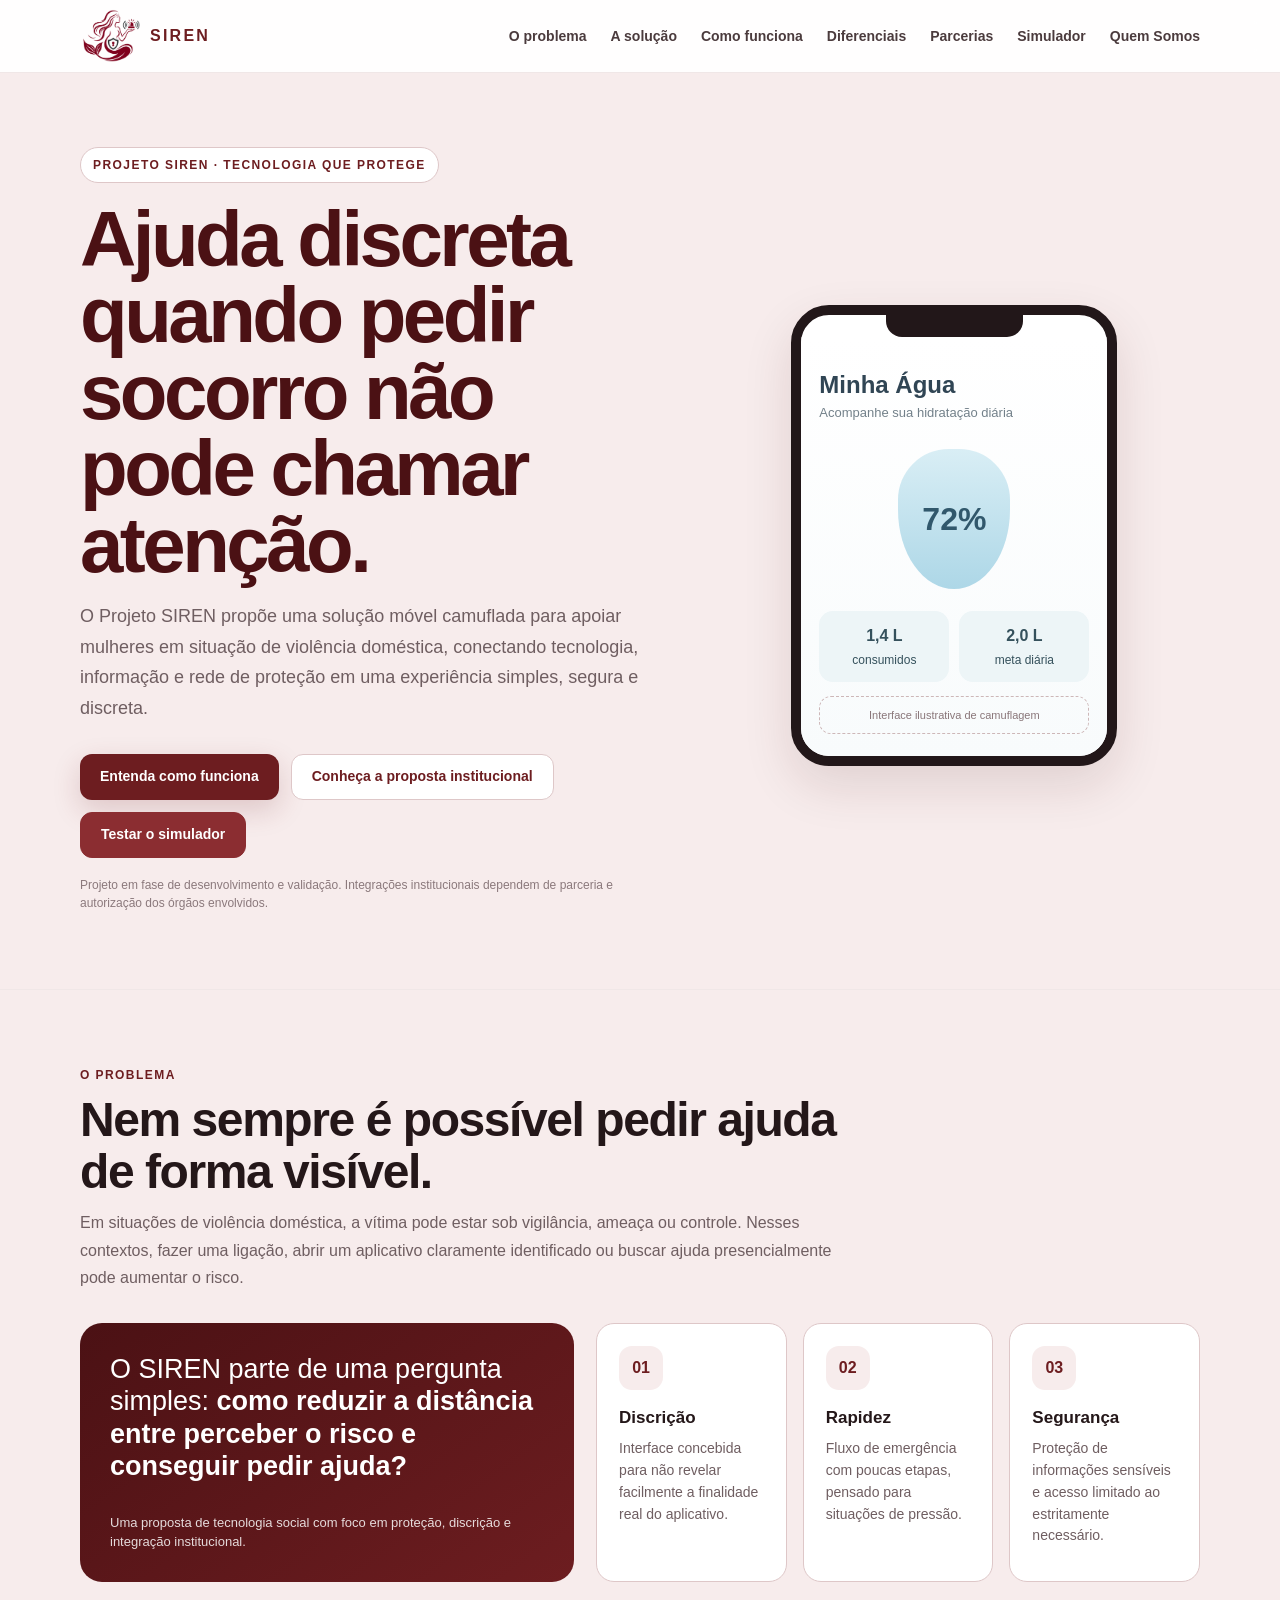
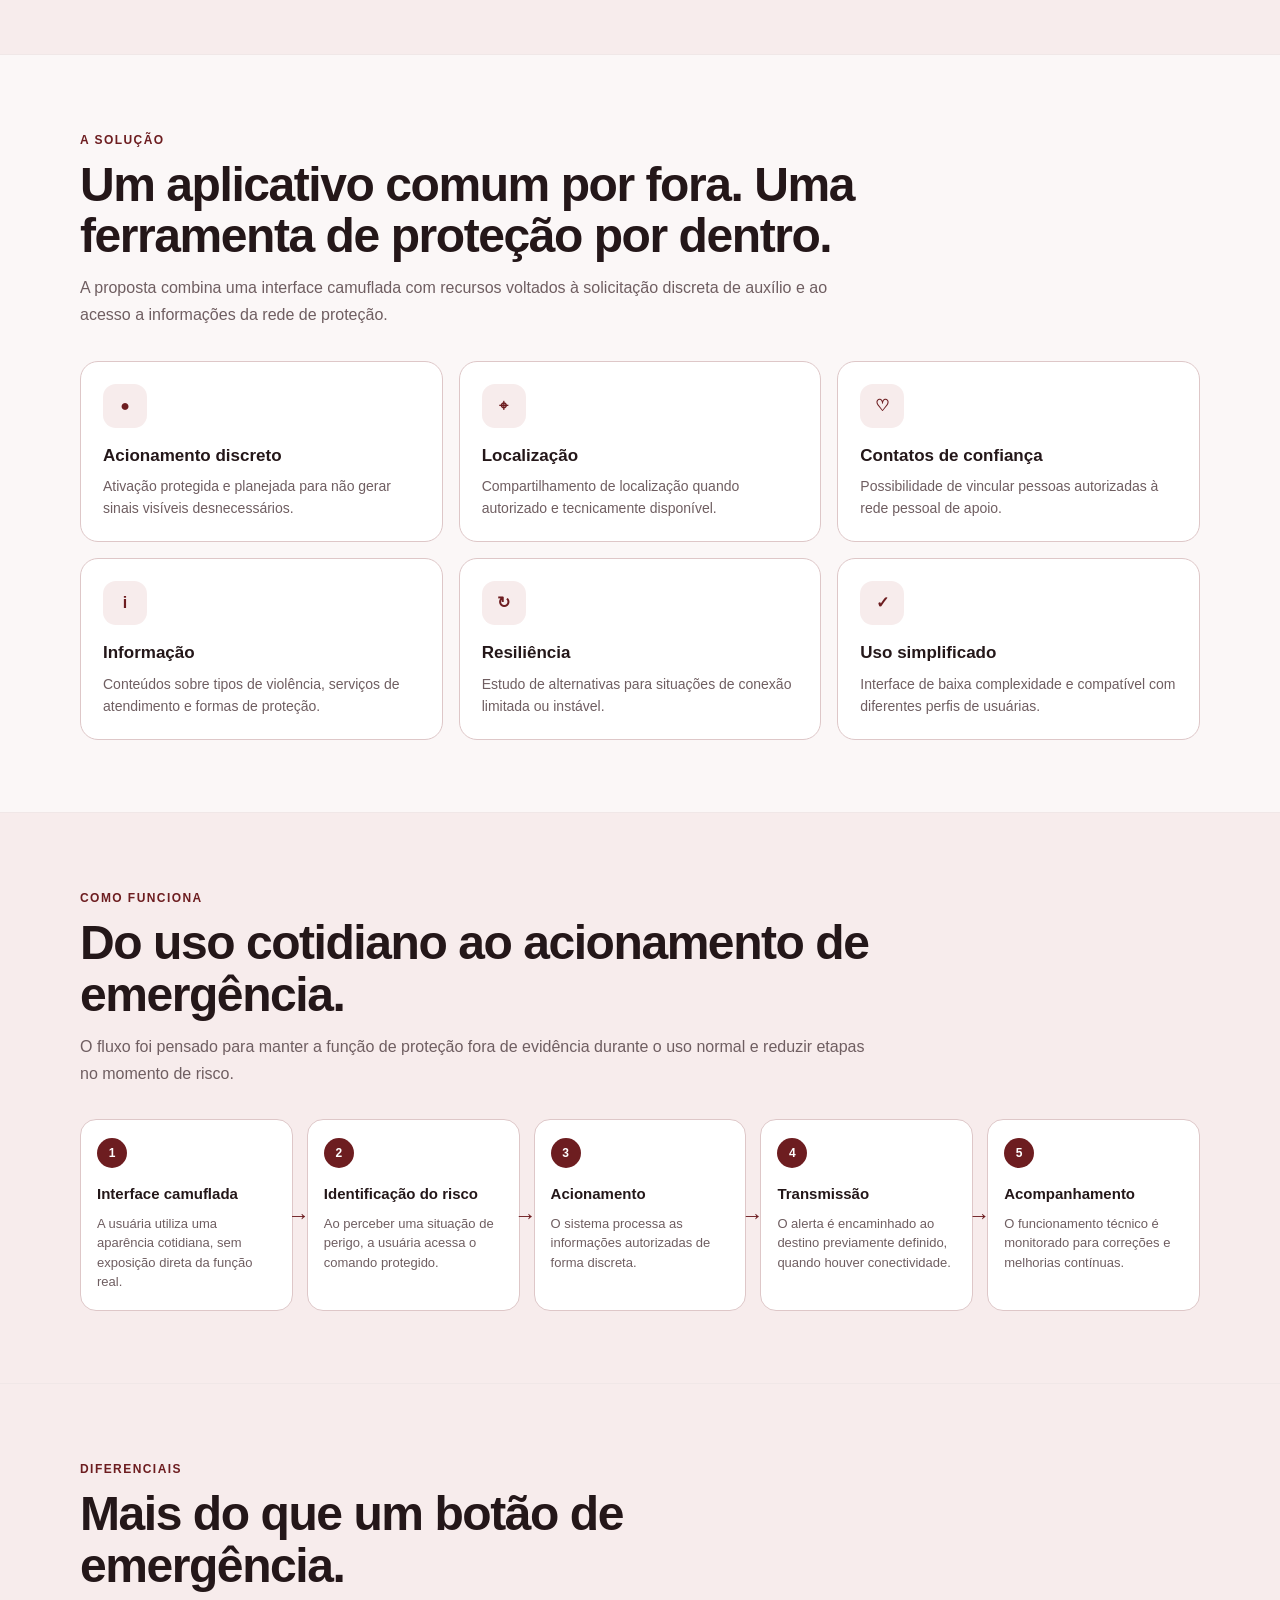
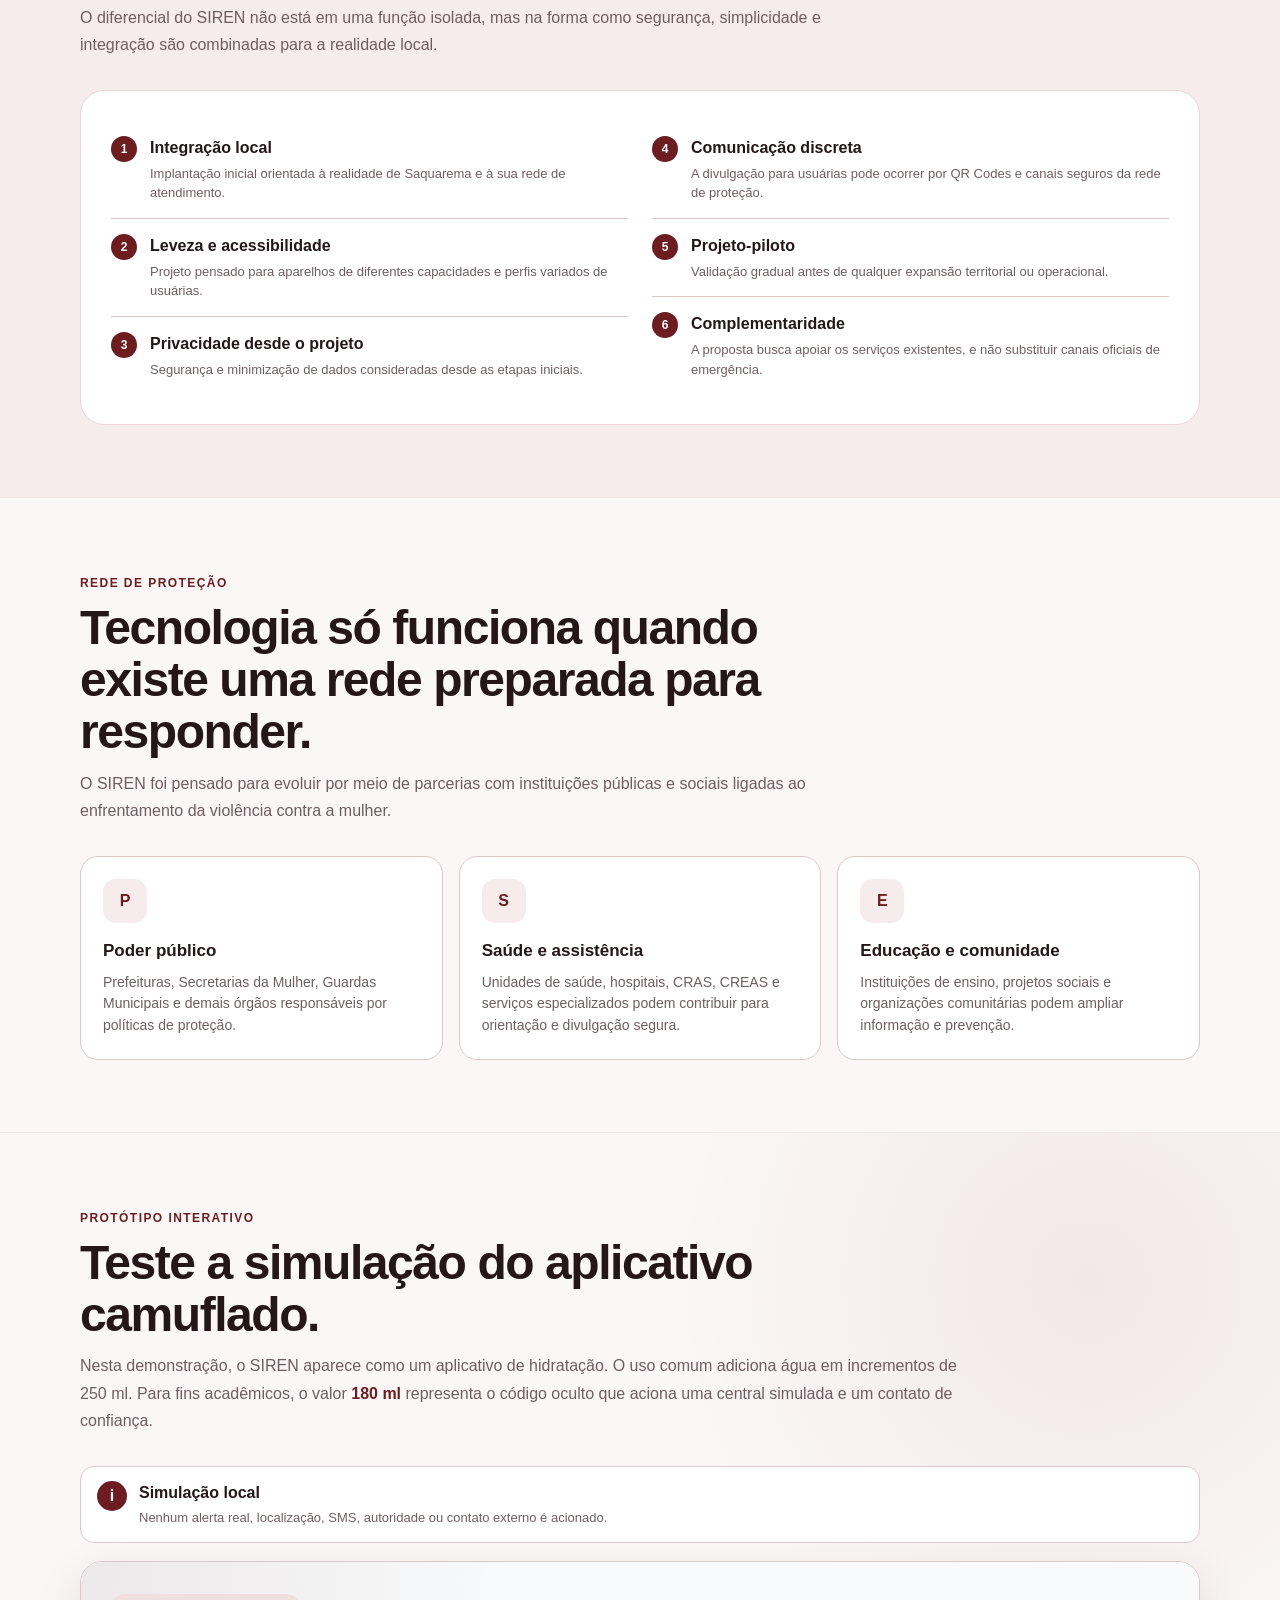
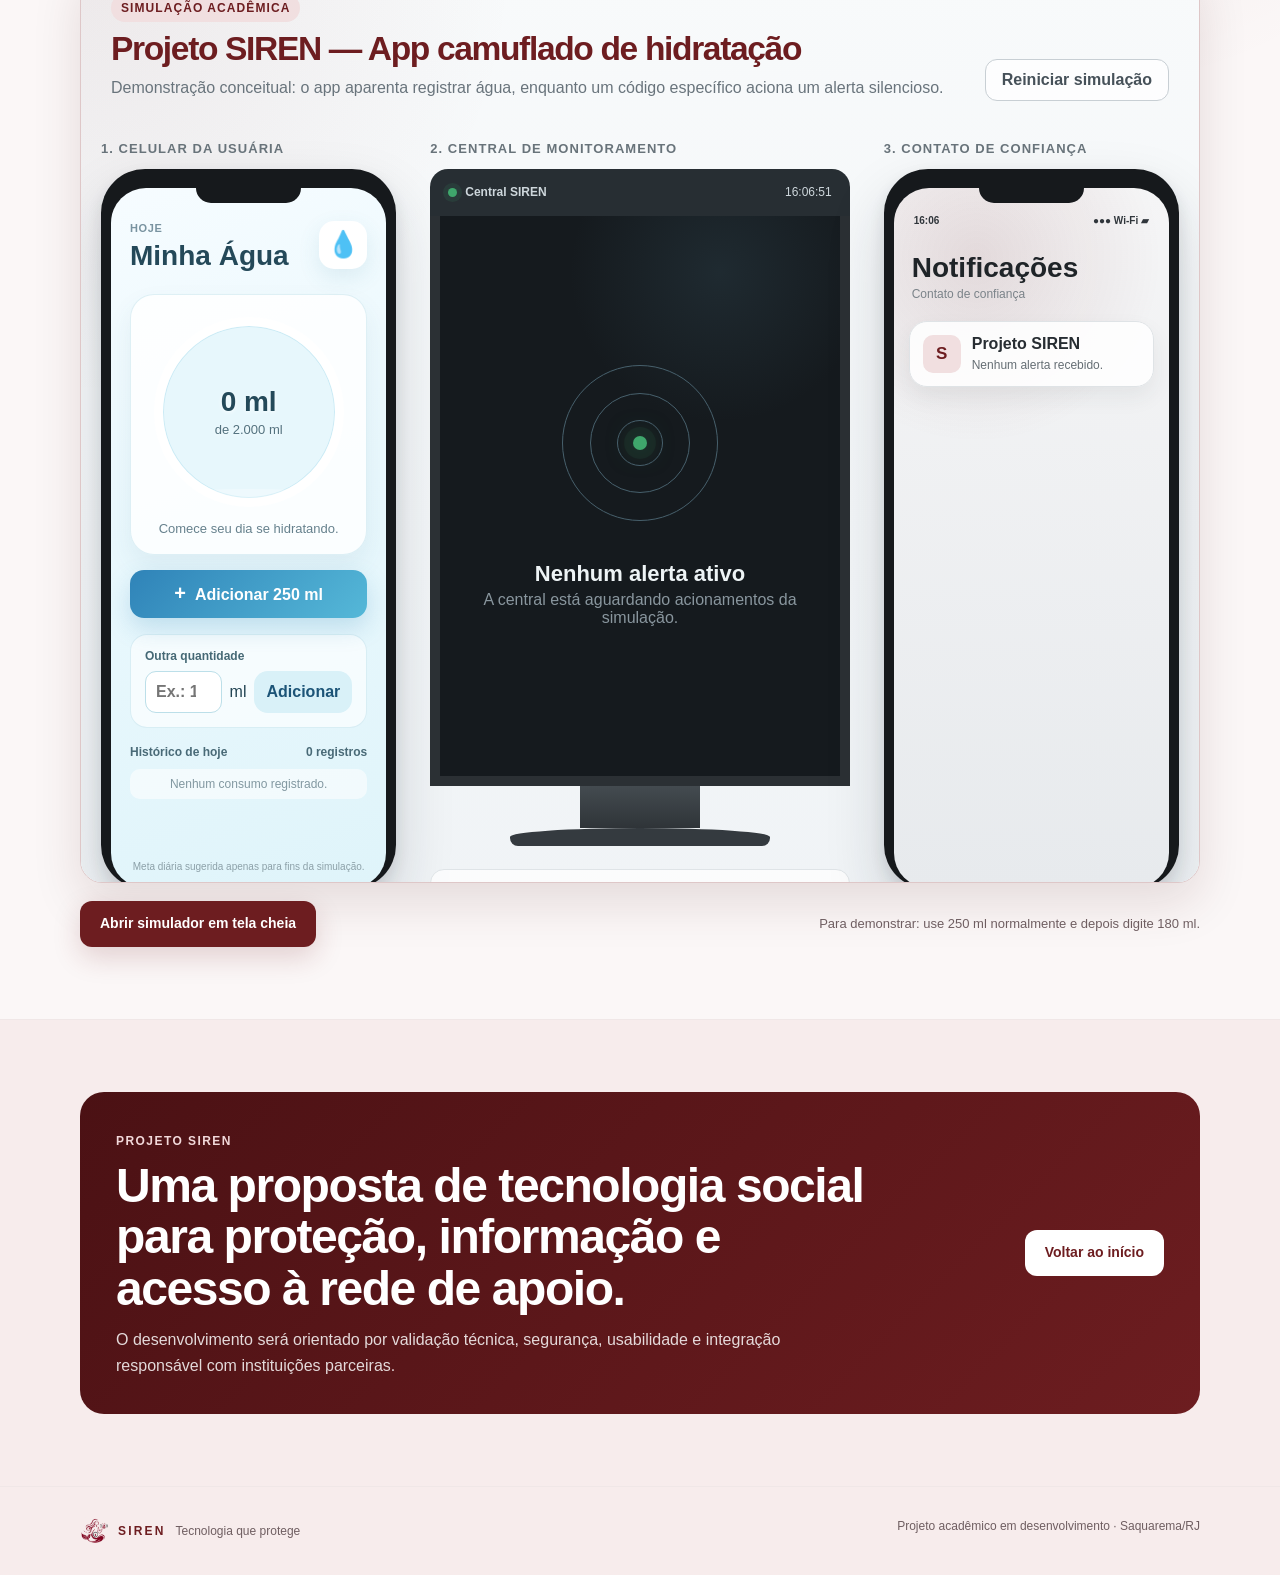
<file: index.html>
<!DOCTYPE html>
<html lang="pt-BR">
<head>
  <meta charset="UTF-8">
  <meta name="viewport" content="width=device-width, initial-scale=1.0">
  <meta name="description" content="Projeto SIREN — tecnologia social voltada à proteção de mulheres em situação de violência doméstica.">
  <title>Projeto SIREN - Tecnologia que protege</title>
  <link rel="icon" href="logo-siren.png" type="image/png">
  <link rel="stylesheet" href="styles.css">
</head>
<body>
  <header class="site-header">
    <div class="container nav-wrap">
      <a class="brand" href="#inicio" aria-label="Projeto SIREN — início">
        <img class="brand-mark" src="logo-siren.png" alt="Logo do Projeto SIREN">
        <span class="brand-text">SIREN</span>
      </a>

      <button class="menu-toggle" type="button" aria-label="Abrir menu" aria-expanded="false">
        <span></span><span></span><span></span>
      </button>

      <nav class="main-nav" aria-label="Navegação principal">
        <a href="#problema">O problema</a>
        <a href="#solucao">A solução</a>
        <a href="#funcionamento">Como funciona</a>
        <a href="#diferenciais">Diferenciais</a>
        <a href="#parcerias">Parcerias</a>
        <a href="#simulador">Simulador</a>
        <a href="quem-somos.html">Quem Somos</a>
      </nav>
    </div>
  </header>

  <main>
    <section class="hero" id="inicio">
      <div class="container hero-grid">
        <div class="hero-copy">
          <span class="eyebrow">Projeto SIREN · Tecnologia que protege</span>
          <h1>Ajuda discreta quando pedir socorro não pode chamar atenção.</h1>
          <p class="lead">
            O Projeto SIREN propõe uma solução móvel camuflada para apoiar mulheres em situação
            de violência doméstica, conectando tecnologia, informação e rede de proteção em uma
            experiência simples, segura e discreta.
          </p>

          <div class="hero-actions">
            <a class="btn btn-primary" href="#funcionamento">Entenda como funciona</a>
            <a class="btn btn-secondary" href="#parcerias">Conheça a proposta institucional</a>
            <a class="btn btn-simulator" href="#simulador">Testar o simulador</a>
          </div>

          <p class="disclaimer">
            Projeto em fase de desenvolvimento e validação. Integrações institucionais dependem
            de parceria e autorização dos órgãos envolvidos.
          </p>
        </div>

        <div class="phone-wrap" aria-label="Exemplo conceitual de interface camuflada">
          <div class="phone">
            <div class="phone-notch"></div>
            <div class="phone-screen">
              <div class="water-title">Minha Água</div>
              <div class="water-subtitle">Acompanhe sua hidratação diária</div>
              <div class="water-drop"><span>72%</span></div>

              <div class="water-stats">
                <div><strong>1,4 L</strong><span>consumidos</span></div>
                <div><strong>2,0 L</strong><span>meta diária</span></div>
              </div>

              <div class="concept-note">Interface ilustrativa de camuflagem</div>
            </div>
          </div>
        </div>
      </div>
    </section>

    <section class="section" id="problema">
      <div class="container">
        <div class="section-heading">
          <span class="kicker">O problema</span>
          <h2>Nem sempre é possível pedir ajuda de forma visível.</h2>
          <p>
            Em situações de violência doméstica, a vítima pode estar sob vigilância, ameaça ou controle.
            Nesses contextos, fazer uma ligação, abrir um aplicativo claramente identificado ou buscar
            ajuda presencialmente pode aumentar o risco.
          </p>
        </div>

        <div class="problem-grid">
          <article class="highlight-card">
            <p>
              O SIREN parte de uma pergunta simples:
              <strong>como reduzir a distância entre perceber o risco e conseguir pedir ajuda?</strong>
            </p>
            <span>Uma proposta de tecnologia social com foco em proteção, discrição e integração institucional.</span>
          </article>

          <div class="cards cards-3">
            <article class="card">
              <div class="icon-box">01</div>
              <h3>Discrição</h3>
              <p>Interface concebida para não revelar facilmente a finalidade real do aplicativo.</p>
            </article>

            <article class="card">
              <div class="icon-box">02</div>
              <h3>Rapidez</h3>
              <p>Fluxo de emergência com poucas etapas, pensado para situações de pressão.</p>
            </article>

            <article class="card">
              <div class="icon-box">03</div>
              <h3>Segurança</h3>
              <p>Proteção de informações sensíveis e acesso limitado ao estritamente necessário.</p>
            </article>
          </div>
        </div>
      </div>
    </section>

    <section class="section section-soft" id="solucao">
      <div class="container">
        <div class="section-heading">
          <span class="kicker">A solução</span>
          <h2>Um aplicativo comum por fora. Uma ferramenta de proteção por dentro.</h2>
          <p>
            A proposta combina uma interface camuflada com recursos voltados à solicitação discreta
            de auxílio e ao acesso a informações da rede de proteção.
          </p>
        </div>

        <div class="cards cards-3">
          <article class="card">
            <div class="icon-box">●</div>
            <h3>Acionamento discreto</h3>
            <p>Ativação protegida e planejada para não gerar sinais visíveis desnecessários.</p>
          </article>

          <article class="card">
            <div class="icon-box">⌖</div>
            <h3>Localização</h3>
            <p>Compartilhamento de localização quando autorizado e tecnicamente disponível.</p>
          </article>

          <article class="card">
            <div class="icon-box">♡</div>
            <h3>Contatos de confiança</h3>
            <p>Possibilidade de vincular pessoas autorizadas à rede pessoal de apoio.</p>
          </article>

          <article class="card">
            <div class="icon-box">i</div>
            <h3>Informação</h3>
            <p>Conteúdos sobre tipos de violência, serviços de atendimento e formas de proteção.</p>
          </article>

          <article class="card">
            <div class="icon-box">↻</div>
            <h3>Resiliência</h3>
            <p>Estudo de alternativas para situações de conexão limitada ou instável.</p>
          </article>

          <article class="card">
            <div class="icon-box">✓</div>
            <h3>Uso simplificado</h3>
            <p>Interface de baixa complexidade e compatível com diferentes perfis de usuárias.</p>
          </article>
        </div>
      </div>
    </section>

    <section class="section" id="funcionamento">
      <div class="container">
        <div class="section-heading">
          <span class="kicker">Como funciona</span>
          <h2>Do uso cotidiano ao acionamento de emergência.</h2>
          <p>
            O fluxo foi pensado para manter a função de proteção fora de evidência durante o uso normal
            e reduzir etapas no momento de risco.
          </p>
        </div>

        <div class="flow">
          <article class="flow-step">
            <span class="step-number">1</span>
            <h3>Interface camuflada</h3>
            <p>A usuária utiliza uma aparência cotidiana, sem exposição direta da função real.</p>
          </article>

          <article class="flow-step">
            <span class="step-number">2</span>
            <h3>Identificação do risco</h3>
            <p>Ao perceber uma situação de perigo, a usuária acessa o comando protegido.</p>
          </article>

          <article class="flow-step">
            <span class="step-number">3</span>
            <h3>Acionamento</h3>
            <p>O sistema processa as informações autorizadas de forma discreta.</p>
          </article>

          <article class="flow-step">
            <span class="step-number">4</span>
            <h3>Transmissão</h3>
            <p>O alerta é encaminhado ao destino previamente definido, quando houver conectividade.</p>
          </article>

          <article class="flow-step">
            <span class="step-number">5</span>
            <h3>Acompanhamento</h3>
            <p>O funcionamento técnico é monitorado para correções e melhorias contínuas.</p>
          </article>
        </div>
      </div>
    </section>

    <section class="section" id="diferenciais">
      <div class="container">
        <div class="section-heading">
          <span class="kicker">Diferenciais</span>
          <h2>Mais do que um botão de emergência.</h2>
          <p>
            O diferencial do SIREN não está em uma função isolada, mas na forma como segurança,
            simplicidade e integração são combinadas para a realidade local.
          </p>
        </div>

        <div class="feature-panel">
          <div class="feature-column">
            <div class="feature-item">
              <span>1</span>
              <div>
                <strong>Integração local</strong>
                <p>Implantação inicial orientada à realidade de Saquarema e à sua rede de atendimento.</p>
              </div>
            </div>

            <div class="feature-item">
              <span>2</span>
              <div>
                <strong>Leveza e acessibilidade</strong>
                <p>Projeto pensado para aparelhos de diferentes capacidades e perfis variados de usuárias.</p>
              </div>
            </div>

            <div class="feature-item">
              <span>3</span>
              <div>
                <strong>Privacidade desde o projeto</strong>
                <p>Segurança e minimização de dados consideradas desde as etapas iniciais.</p>
              </div>
            </div>
          </div>

          <div class="feature-column">
            <div class="feature-item">
              <span>4</span>
              <div>
                <strong>Comunicação discreta</strong>
                <p>A divulgação para usuárias pode ocorrer por QR Codes e canais seguros da rede de proteção.</p>
              </div>
            </div>

            <div class="feature-item">
              <span>5</span>
              <div>
                <strong>Projeto-piloto</strong>
                <p>Validação gradual antes de qualquer expansão territorial ou operacional.</p>
              </div>
            </div>

            <div class="feature-item">
              <span>6</span>
              <div>
                <strong>Complementaridade</strong>
                <p>A proposta busca apoiar os serviços existentes, e não substituir canais oficiais de emergência.</p>
              </div>
            </div>
          </div>
        </div>
      </div>
    </section>

    <section class="section section-soft" id="parcerias">
      <div class="container">
        <div class="section-heading">
          <span class="kicker">Rede de proteção</span>
          <h2>Tecnologia só funciona quando existe uma rede preparada para responder.</h2>
          <p>
            O SIREN foi pensado para evoluir por meio de parcerias com instituições públicas e sociais
            ligadas ao enfrentamento da violência contra a mulher.
          </p>
        </div>

        <div class="cards cards-3">
          <article class="card">
            <div class="icon-box">P</div>
            <h3>Poder público</h3>
            <p>
              Prefeituras, Secretarias da Mulher, Guardas Municipais e demais órgãos responsáveis
              por políticas de proteção.
            </p>
          </article>

          <article class="card">
            <div class="icon-box">S</div>
            <h3>Saúde e assistência</h3>
            <p>
              Unidades de saúde, hospitais, CRAS, CREAS e serviços especializados podem contribuir
              para orientação e divulgação segura.
            </p>
          </article>

          <article class="card">
            <div class="icon-box">E</div>
            <h3>Educação e comunidade</h3>
            <p>
              Instituições de ensino, projetos sociais e organizações comunitárias podem ampliar
              informação e prevenção.
            </p>
          </article>
        </div>
      </div>
    </section>

    <section class="section simulator-section" id="simulador">
      <div class="container">
        <div class="section-heading simulator-heading">
          <span class="kicker">Protótipo interativo</span>
          <h2>Teste a simulação do aplicativo camuflado.</h2>
          <p>
            Nesta demonstração, o SIREN aparece como um aplicativo de hidratação. O uso comum
            adiciona água em incrementos de 250 ml. Para fins acadêmicos, o valor <strong>180 ml</strong>
            representa o código oculto que aciona uma central simulada e um contato de confiança.
          </p>
        </div>

        <div class="simulator-notice" role="note">
          <div class="simulator-notice-icon">i</div>
          <div>
            <strong>Simulação local</strong>
            <p>Nenhum alerta real, localização, SMS, autoridade ou contato externo é acionado.</p>
          </div>
        </div>

        <div class="simulator-frame-wrap">
          <iframe
            class="simulator-frame"
            src="simulador/index.html"
            title="Simulador acadêmico do Projeto SIREN"
            loading="lazy"
          ></iframe>
        </div>

        <div class="simulator-actions">
          <a class="btn btn-primary" href="simulador/index.html" target="_blank" rel="noopener">
            Abrir simulador em tela cheia
          </a>
          <span>Para demonstrar: use 250 ml normalmente e depois digite 180 ml.</span>
        </div>
      </div>
    </section>

    <section class="section">
      <div class="container">
        <div class="cta">
          <div>
            <span class="kicker kicker-light">Projeto SIREN</span>
            <h2>Uma proposta de tecnologia social para proteção, informação e acesso à rede de apoio.</h2>
            <p>
              O desenvolvimento será orientado por validação técnica, segurança, usabilidade e integração
              responsável com instituições parceiras.
            </p>
          </div>

          <a class="btn btn-light" href="#inicio">Voltar ao início</a>
        </div>
      </div>
    </section>
  </main>

  <footer class="site-footer">
    <div class="container footer-wrap">
      <div>
        <img class="footer-logo" src="logo-siren.png" alt="Logo do Projeto SIREN">
        <strong>SIREN</strong>
        <span>Tecnologia que protege</span>
      </div>
      <span>Projeto acadêmico em desenvolvimento · Saquarema/RJ</span>
    </div>
  </footer>

  <script src="script.js"></script>
</body>
</html>
</file>
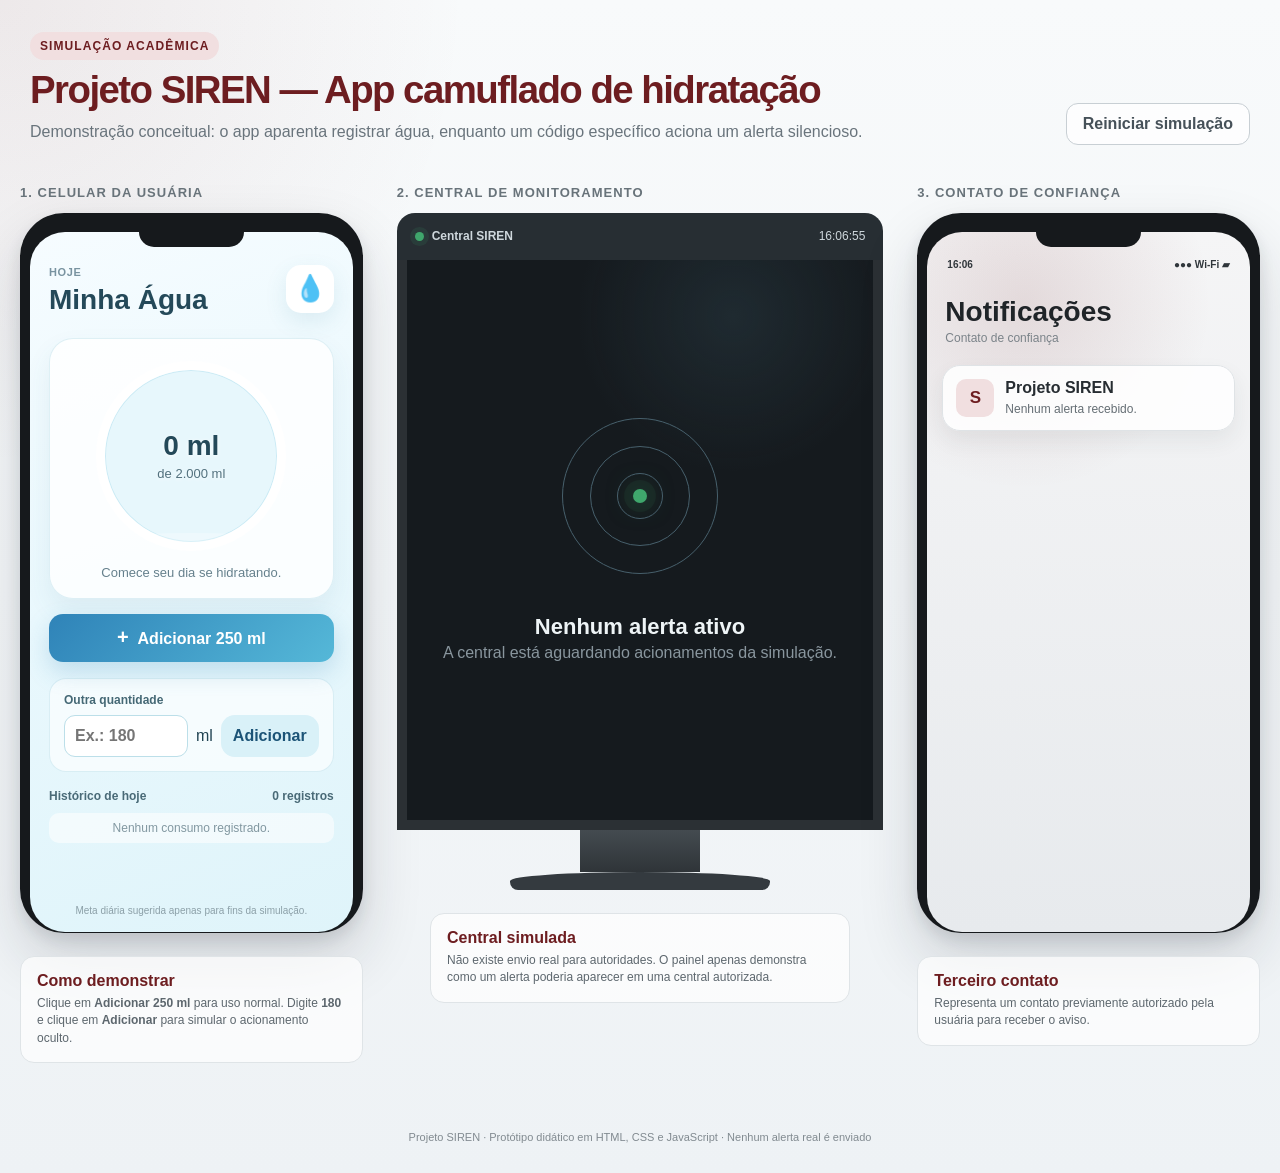
<file: simulador/index.html>
<!DOCTYPE html>
<html lang="pt-BR">
<head>
  <meta charset="UTF-8">
  <meta name="viewport" content="width=device-width, initial-scale=1.0">
  <meta name="description" content="Simulação acadêmica do Projeto SIREN em formato de aplicativo de hidratação camuflado.">
  <title>Projeto SIREN — Simulador do App Camuflado</title>
  <link rel="stylesheet" href="styles.css">
</head>
<body>
  <header class="topbar">
    <div>
      <span class="tag">SIMULAÇÃO ACADÊMICA</span>
      <h1>Projeto SIREN — App camuflado de hidratação</h1>
      <p>Demonstração conceitual: o app aparenta registrar água, enquanto um código específico aciona um alerta silencioso.</p>
    </div>
    <button id="resetAll" class="ghost-button" type="button">Reiniciar simulação</button>
  </header>

  <main class="simulation-grid">
    <section class="device-column">
      <div class="section-label">1. Celular da usuária</div>
      <div class="phone user-phone">
        <div class="phone-speaker"></div>
        <div class="phone-screen hydration-screen">
          <div class="app-header">
            <div><span class="small-label">Hoje</span><h2>Minha Água</h2></div>
            <div class="water-icon">💧</div>
          </div>

          <div class="progress-card">
            <div class="water-circle">
              <div class="water-fill" id="waterFill"></div>
              <div class="water-content"><strong id="waterTotal">0 ml</strong><span>de 2.000 ml</span></div>
            </div>
            <p id="progressText">Comece seu dia se hidratando.</p>
          </div>

          <div class="quick-actions">
            <button id="add250" class="water-button primary-water" type="button"><span>+</span> Adicionar 250 ml</button>
          </div>

          <div class="custom-card">
            <label for="customAmount">Outra quantidade</label>
            <div class="custom-row">
              <input id="customAmount" type="number" min="1" max="2000" placeholder="Ex.: 180" inputmode="numeric">
              <span>ml</span>
              <button id="addCustom" class="water-button secondary-water" type="button">Adicionar</button>
            </div>
          </div>

          <div class="history">
            <div class="history-title"><span>Histórico de hoje</span><span id="drinkCount">0 registros</span></div>
            <ul id="drinkHistory"><li class="empty-history">Nenhum consumo registrado.</li></ul>
          </div>

          <p class="camouflage-note">Meta diária sugerida apenas para fins da simulação.</p>
        </div>
      </div>

      <div class="helper-card">
        <strong>Como demonstrar</strong>
        <p>Clique em <b>Adicionar 250 ml</b> para uso normal. Digite <b>180</b> e clique em <b>Adicionar</b> para simular o acionamento oculto.</p>
      </div>
    </section>

    <section class="device-column">
      <div class="section-label">2. Central de monitoramento</div>
      <div class="monitor">
        <div class="monitor-top">
          <div class="monitor-logo"><span class="monitor-dot"></span> Central SIREN</div>
          <div class="monitor-clock" id="monitorClock">--:--:--</div>
        </div>

        <div class="monitor-screen">
          <div class="central-idle" id="centralIdle">
            <div class="radar">
              <div class="radar-circle circle-1"></div><div class="radar-circle circle-2"></div><div class="radar-circle circle-3"></div><div class="radar-center"></div>
            </div>
            <h3>Nenhum alerta ativo</h3>
            <p>A central está aguardando acionamentos da simulação.</p>
          </div>

          <div class="central-alert hidden" id="centralAlert">
            <div class="alert-header"><span class="alert-badge">ALERTA RECEBIDO</span><span id="alertTime">--:--</span></div>
            <div class="alert-user"><div class="avatar">U</div><div><span class="small-label">Usuária simulada</span><strong>Dispositivo SIREN #001</strong></div></div>

            <div class="alert-grid">
              <article><span>Tipo</span><strong>Acionamento silencioso</strong></article>
              <article><span>Status</span><strong class="status-danger">Prioridade alta</strong></article>
              <article><span>Localização simulada</span><strong>Saquarema — RJ</strong></article>
              <article><span>Origem</span><strong>App camuflado</strong></article>
            </div>

            <div class="fake-map"><div class="map-grid"></div><div class="map-pin">●</div><span>Localização meramente ilustrativa</span></div>

            <div class="central-log">
              <div><span class="log-dot"></span> Código de emergência reconhecido.</div>
              <div><span class="log-dot"></span> Alerta encaminhado à central.</div>
              <div><span class="log-dot"></span> Contato de confiança notificado.</div>
            </div>

            <button id="ackAlert" class="ack-button" type="button">Marcar como visualizado</button>
          </div>
        </div>
        <div class="monitor-base"></div><div class="monitor-foot"></div>
      </div>

      <div class="helper-card"><strong>Central simulada</strong><p>Não existe envio real para autoridades. O painel apenas demonstra como um alerta poderia aparecer em uma central autorizada.</p></div>
    </section>

    <section class="device-column">
      <div class="section-label">3. Contato de confiança</div>
      <div class="phone contact-phone">
        <div class="phone-speaker"></div>
        <div class="phone-screen contact-screen">
          <div class="fake-statusbar"><span id="contactClock">09:41</span><span>●●● Wi-Fi ▰</span></div>
          <div class="contact-home">
            <div class="home-title"><strong>Notificações</strong><span>Contato de confiança</span></div>

            <div class="notification placeholder-notification" id="contactIdle">
              <div class="notification-icon calm">S</div><div><strong>Projeto SIREN</strong><p>Nenhum alerta recebido.</p></div>
            </div>

            <div class="notification siren-notification hidden" id="contactAlert">
              <div class="notification-icon danger">!</div>
              <div class="notification-copy">
                <div class="notification-topline"><strong>SIREN — Alerta silencioso</strong><span id="contactAlertTime">agora</span></div>
                <p>Um contato cadastrado acionou o pedido de ajuda.</p>
                <div class="notification-meta"><span>📍 Saquarema — RJ</span><span>Prioridade alta</span></div>
                <button id="openContactAlert" type="button">Ver detalhes</button>
              </div>
            </div>

            <div class="contact-details hidden" id="contactDetails">
              <div class="details-header"><button id="closeDetails" type="button">←</button><strong>Detalhes do alerta</strong></div>
              <div class="details-body">
                <div class="large-alert-icon">!</div>
                <h3>Pedido de ajuda recebido</h3>
                <p>Este é um alerta de demonstração emitido pelo dispositivo SIREN #001.</p>
                <div class="details-box"><span>Horário</span><strong id="detailsTime">--:--</strong></div>
                <div class="details-box"><span>Localização simulada</span><strong>Saquarema — RJ</strong></div>
                <div class="details-box"><span>Ação sugerida na simulação</span><strong>Confirmar recebimento e seguir o protocolo definido.</strong></div>
                <div class="warning-box">Esta página é somente demonstrativa e não aciona serviços reais de emergência.</div>
              </div>
            </div>
          </div>
        </div>
      </div>
      <div class="helper-card"><strong>Terceiro contato</strong><p>Representa um contato previamente autorizado pela usuária para receber o aviso.</p></div>
    </section>
  </main>

  <footer>Projeto SIREN · Protótipo didático em HTML, CSS e JavaScript · Nenhum alerta real é enviado</footer>

  <div class="toast" id="toast"><strong>Registro adicionado</strong><span id="toastText">250 ml adicionados.</span></div>
  <script src="script.js"></script>
</body>
</html>
</file>
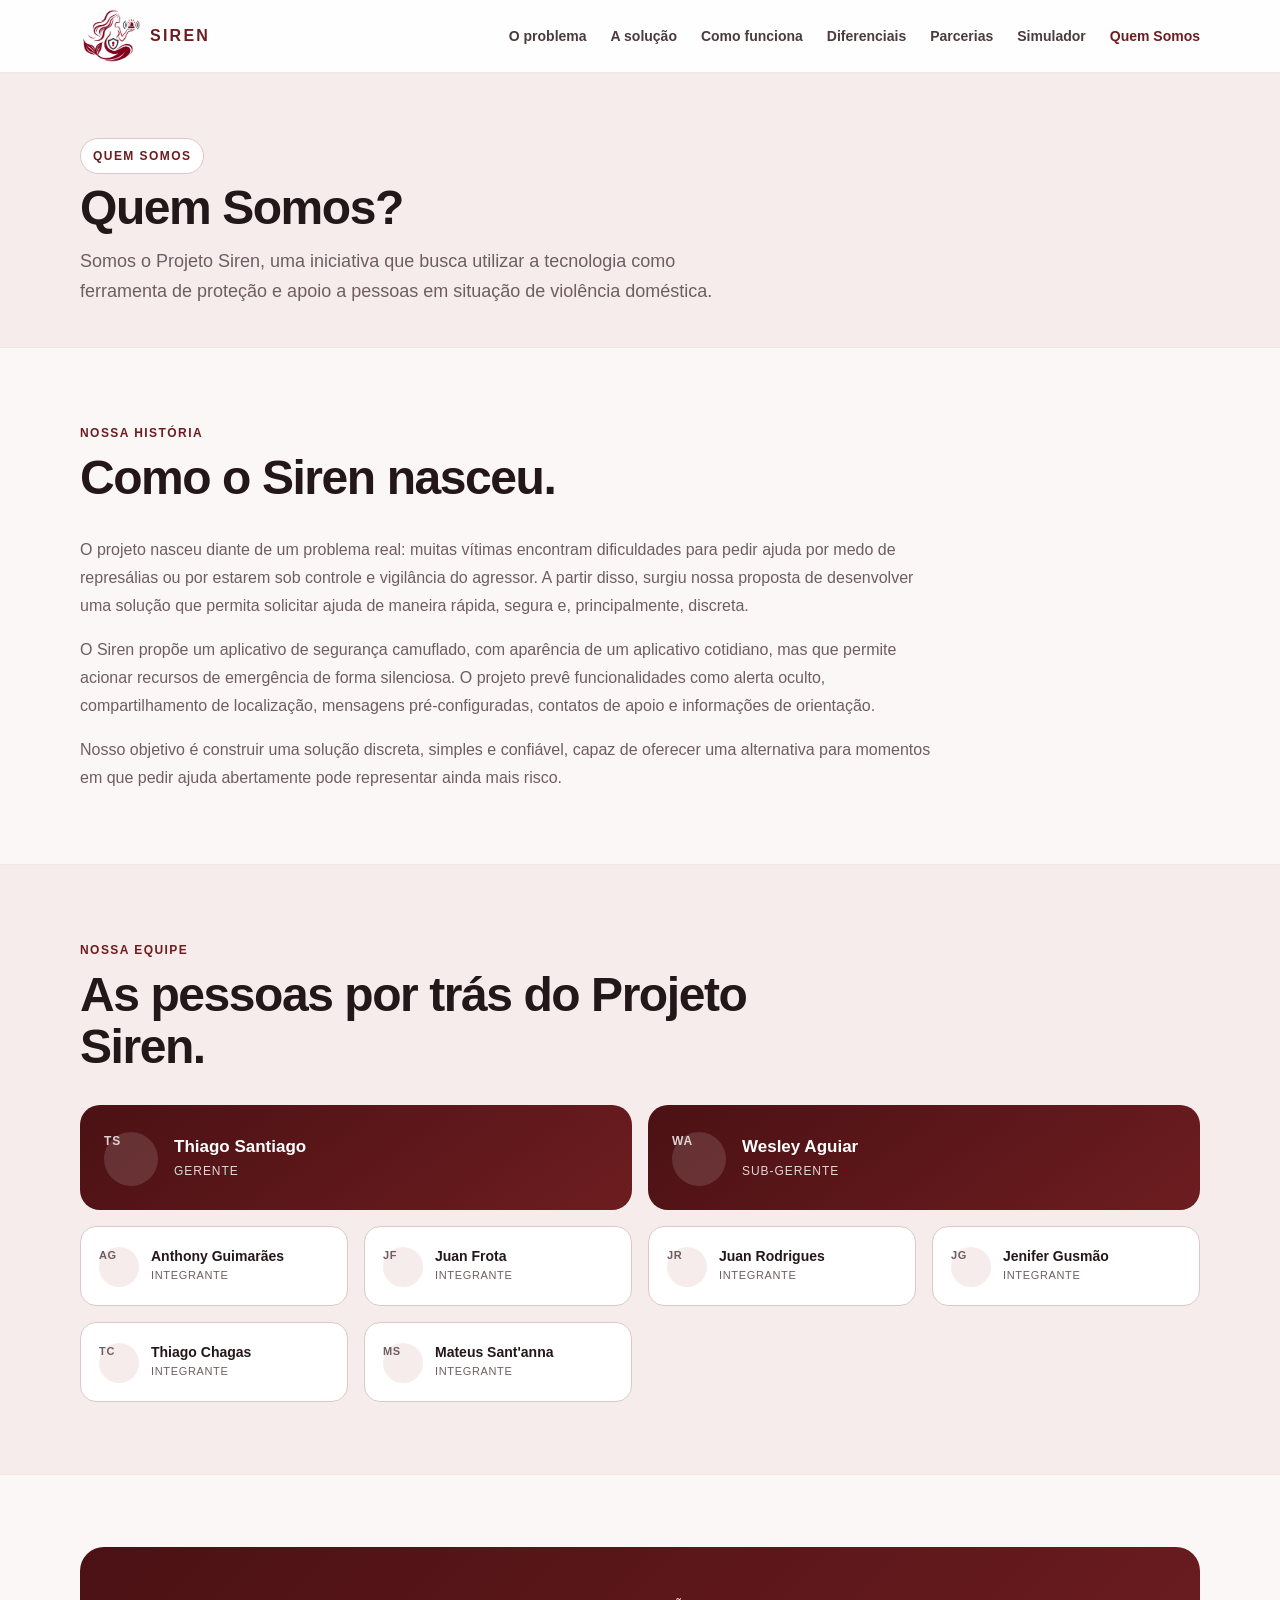
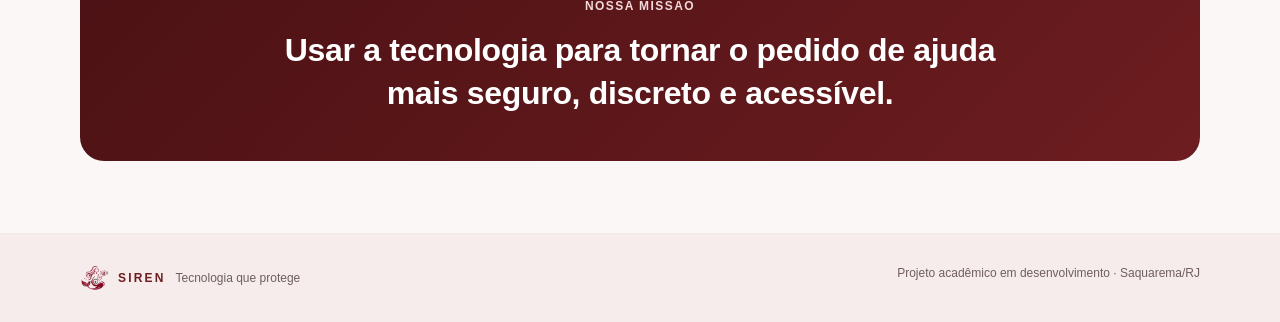
<file: quem-somos.html>
<!DOCTYPE html>
<html lang="pt-BR">
<head>
  <meta charset="UTF-8">
  <meta name="viewport" content="width=device-width, initial-scale=1.0">
  <meta name="description" content="Conheça o Projeto SIREN: nossa história, nossa equipe e nossa missão de usar a tecnologia como ferramenta de proteção.">
  <title>Quem Somos - Projeto SIREN</title>
  <link rel="icon" href="logo-siren.png" type="image/png">
  <link rel="stylesheet" href="styles.css">
</head>
<body>
  <header class="site-header">
    <div class="container nav-wrap">
      <a class="brand" href="index.html" aria-label="Projeto SIREN — início">
        <img class="brand-mark" src="logo-siren.png" alt="Logo do Projeto SIREN">
        <span class="brand-text">SIREN</span>
      </a>

      <button class="menu-toggle" type="button" aria-label="Abrir menu" aria-expanded="false">
        <span></span><span></span><span></span>
      </button>

      <nav class="main-nav" aria-label="Navegação principal">
        <a href="index.html#problema">O problema</a>
        <a href="index.html#solucao">A solução</a>
        <a href="index.html#funcionamento">Como funciona</a>
        <a href="index.html#diferenciais">Diferenciais</a>
        <a href="index.html#parcerias">Parcerias</a>
        <a href="index.html#simulador">Simulador</a>
        <a href="quem-somos.html" class="active" aria-current="page">Quem Somos</a>
      </nav>
    </div>
  </header>

  <main>
    <section class="section page-hero" id="quem-somos">
      <div class="container">
        <div class="section-heading">
          <span class="eyebrow">Quem Somos</span>
          <h1 class="section-heading-title">Quem Somos?</h1>
          <p class="lead">
            Somos o Projeto Siren, uma iniciativa que busca utilizar a tecnologia como ferramenta
            de proteção e apoio a pessoas em situação de violência doméstica.
          </p>
        </div>
      </div>
    </section>

    <section class="section section-soft" id="nossa-historia">
      <div class="container">
        <div class="section-heading">
          <span class="kicker">Nossa história</span>
          <h2>Como o Siren nasceu.</h2>
        </div>

        <div class="about-copy">
          <p>
            O projeto nasceu diante de um problema real: muitas vítimas encontram dificuldades
            para pedir ajuda por medo de represálias ou por estarem sob controle e vigilância do
            agressor. A partir disso, surgiu nossa proposta de desenvolver uma solução que permita
            solicitar ajuda de maneira rápida, segura e, principalmente, discreta.
          </p>
          <p>
            O Siren propõe um aplicativo de segurança camuflado, com aparência de um aplicativo
            cotidiano, mas que permite acionar recursos de emergência de forma silenciosa. O
            projeto prevê funcionalidades como alerta oculto, compartilhamento de localização,
            mensagens pré-configuradas, contatos de apoio e informações de orientação.
          </p>
          <p>
            Nosso objetivo é construir uma solução discreta, simples e confiável, capaz de
            oferecer uma alternativa para momentos em que pedir ajuda abertamente pode representar
            ainda mais risco.
          </p>
        </div>
      </div>
    </section>

    <section class="section" id="nossa-equipe">
      <div class="container">
        <div class="section-heading">
          <span class="kicker">Nossa equipe</span>
          <h2>As pessoas por trás do Projeto Siren.</h2>
        </div>

        <div class="leadership-grid">
          <article class="leader-card">
            <span class="leader-avatar">TS</span>
            <div>
              <strong>Thiago Santiago</strong>
              <span>Gerente</span>
            </div>
          </article>

          <article class="leader-card">
            <span class="leader-avatar">WA</span>
            <div>
              <strong>Wesley Aguiar</strong>
              <span>Sub-Gerente</span>
            </div>
          </article>
        </div>

        <div class="team-grid">
          <article class="member-card">
            <span class="member-avatar">AG</span>
            <div>
              <strong>Anthony Guimarães</strong>
              <span>Integrante</span>
            </div>
          </article>

          <article class="member-card">
            <span class="member-avatar">JF</span>
            <div>
              <strong>Juan Frota</strong>
              <span>Integrante</span>
            </div>
          </article>

          <article class="member-card">
            <span class="member-avatar">JR</span>
            <div>
              <strong>Juan Rodrigues</strong>
              <span>Integrante</span>
            </div>
          </article>

          <article class="member-card">
            <span class="member-avatar">JG</span>
            <div>
              <strong>Jenifer Gusmão</strong>
              <span>Integrante</span>
            </div>
          </article>
          <article class="member-card">
            <span class="member-avatar">TC</span>
            <div>
              <strong>Thiago Chagas</strong>
              <span>Integrante</span>
            </div>
          </article>
          <article class="member-card">
            <span class="member-avatar">MS</span>
            <div>
              <strong>Mateus Sant'anna</strong>
              <span>Integrante</span>
            </div>
          </article>
        </div>
      </div>
    </section>

    <section class="section section-soft" id="nossa-missao">
      <div class="container">
        <div class="mission-banner">
          <span class="kicker kicker-light">Nossa missão</span>
          <p>Usar a tecnologia para tornar o pedido de ajuda mais seguro, discreto e acessível.</p>
        </div>
      </div>
    </section>
  </main>

  <footer class="site-footer">
    <div class="container footer-wrap">
      <div>
        <img class="footer-logo" src="logo-siren.png" alt="Logo do Projeto SIREN">
        <strong>SIREN</strong>
        <span>Tecnologia que protege</span>
      </div>
      <span>Projeto acadêmico em desenvolvimento · Saquarema/RJ</span>
    </div>
  </footer>

  <script src="script.js"></script>
</body>
</html>
</file>
<file: styles.css>
:root {
  --wine: #6d1d20;
  --wine-dark: #4b1114;
  --wine-mid: #8b2d31;
  --rose: #f7ecec;
  --rose-2: #ecd6d7;
  --ink: #241719;
  --muted: #6f5e61;
  --border: #dec7c8;
  --white: #ffffff;
  --soft: #fbf7f7;
  --shadow: 0 20px 50px rgba(67, 17, 20, 0.12);
}

* {
  box-sizing: border-box;
}

html {
  scroll-behavior: smooth;
}

body {
  margin: 0;
  font-family: Arial, Helvetica, sans-serif;
  color: var(--ink);
  background: var(--rose);
  line-height: 1.5;
}

a {
  color: inherit;
  text-decoration: none;
}

.container {
  width: min(1120px, calc(100% - 40px));
  margin: 0 auto;
}

.site-header {
  position: sticky;
  top: 0;
  z-index: 100;
  background: rgba(255, 255, 255, 0.95);
  border-bottom: 1px solid #f0e7e7;
  backdrop-filter: blur(12px);
}

.nav-wrap {
  min-height: 72px;
  display: flex;
  align-items: center;
  justify-content: space-between;
  gap: 24px;
}

.brand {
  display: inline-flex;
  align-items: center;
  gap: 10px;
  font-weight: 900;
  letter-spacing: 0.14em;
  color: var(--wine);
}

.brand-mark {
  width: 60px;
  height: 60px;
  object-fit: contain;
  border-radius: 12px;
}

.main-nav a.active {
  color: var(--wine);
}

.main-nav {
  display: flex;
  gap: 24px;
  align-items: center;
}

.main-nav a {
  font-size: 14px;
  font-weight: 700;
  color: #4b3b3d;
  transition: color 0.2s ease;
}

.main-nav a:hover,
.main-nav a:focus-visible {
  color: var(--wine);
}

.menu-toggle {
  display: none;
  width: 46px;
  height: 46px;
  padding: 10px;
  border: 0;
  border-radius: 10px;
  background: var(--rose);
  cursor: pointer;
}

.menu-toggle span {
  display: block;
  height: 2px;
  background: var(--wine);
  margin: 5px 0;
}

.hero {
  padding: 74px 0 64px;
  overflow: hidden;
}

.hero-grid {
  display: grid;
  grid-template-columns: 1.08fr 0.92fr;
  gap: 52px;
  align-items: center;
}

.eyebrow,
.kicker {
  display: inline-block;
  color: var(--wine);
  font-size: 12px;
  font-weight: 800;
  letter-spacing: 0.12em;
  text-transform: uppercase;
}

.eyebrow {
  padding: 8px 12px;
  border: 1px solid var(--border);
  border-radius: 999px;
  background: var(--white);
}

.hero h1 {
  margin: 18px 0;
  color: var(--wine-dark);
  font-size: clamp(44px, 6.8vw, 78px);
  line-height: 0.98;
  letter-spacing: -0.045em;
  max-width: 760px;
}

.lead {
  max-width: 670px;
  margin: 0;
  color: var(--muted);
  font-size: 18px;
  line-height: 1.7;
}

.hero-actions {
  display: flex;
  flex-wrap: wrap;
  gap: 12px;
  margin-top: 30px;
}

.btn {
  min-height: 46px;
  display: inline-flex;
  align-items: center;
  justify-content: center;
  padding: 0 20px;
  border-radius: 12px;
  font-size: 14px;
  font-weight: 800;
  transition: transform 0.2s ease, box-shadow 0.2s ease, background 0.2s ease;
}

.btn:hover {
  transform: translateY(-1px);
}

.btn-primary {
  color: var(--white);
  background: var(--wine);
  box-shadow: 0 10px 28px rgba(109, 29, 32, 0.18);
}

.btn-primary:hover {
  background: var(--wine-dark);
}

.btn-secondary {
  color: var(--wine);
  border: 1px solid var(--border);
  background: var(--white);
}

.btn-light {
  color: var(--wine);
  background: var(--white);
}

.disclaimer {
  margin-top: 18px;
  max-width: 680px;
  color: #8b797c;
  font-size: 12px;
  line-height: 1.55;
}

.phone-wrap {
  display: flex;
  justify-content: center;
}

.phone {
  width: min(100%, 326px);
  overflow: hidden;
  border: 10px solid #221719;
  border-radius: 38px;
  background: var(--white);
  box-shadow: var(--shadow);
}

.phone-notch {
  width: 45%;
  height: 22px;
  margin: 0 auto;
  background: #221719;
  border-radius: 0 0 16px 16px;
}

.phone-screen {
  padding: 24px 18px 22px;
  background: linear-gradient(180deg, #ffffff 0%, #f8fbfc 100%);
}

.water-title {
  margin-top: 6px;
  color: #304554;
  font-size: 24px;
  font-weight: 900;
}

.water-subtitle {
  color: #73818a;
  font-size: 13px;
}

.water-drop {
  width: 112px;
  height: 140px;
  margin: 26px auto 22px;
  display: grid;
  place-items: center;
  color: #31586c;
  background: linear-gradient(180deg, #d9eef5, #add7e7);
  border-radius: 56% 56% 62% 62% / 45% 45% 70% 70%;
  font-size: 32px;
  font-weight: 900;
}

.water-stats {
  display: grid;
  grid-template-columns: 1fr 1fr;
  gap: 10px;
}

.water-stats div {
  padding: 13px;
  text-align: center;
  color: #35515c;
  background: #edf5f7;
  border-radius: 14px;
}

.water-stats strong,
.water-stats span {
  display: block;
}

.water-stats span {
  margin-top: 3px;
  font-size: 12px;
}

.concept-note {
  margin-top: 14px;
  padding: 10px;
  color: #897679;
  border: 1px dashed #cdb7b8;
  border-radius: 12px;
  font-size: 11px;
  text-align: center;
}

.section {
  padding: 72px 0;
  border-top: 1px solid #f0e7e7;
}

.section-soft {
  background: var(--soft);
}

.section-heading {
  max-width: 790px;
  margin-bottom: 32px;
}

.section-heading h2,
.section-heading-title,
.cta h2 {
  margin: 8px 0 12px;
  font-size: clamp(30px, 4vw, 48px);
  line-height: 1.08;
  letter-spacing: -0.03em;
}

.section-heading p {
  margin: 0;
  color: var(--muted);
  line-height: 1.7;
}

.problem-grid {
  display: grid;
  grid-template-columns: 0.9fr 1.1fr;
  gap: 22px;
}

.highlight-card {
  min-height: 100%;
  display: flex;
  flex-direction: column;
  justify-content: space-between;
  padding: 30px;
  color: var(--white);
  background: linear-gradient(145deg, var(--wine-dark), var(--wine));
  border-radius: 22px;
}

.highlight-card p {
  margin: 0;
  font-size: 27px;
  line-height: 1.2;
}

.highlight-card span {
  margin-top: 30px;
  font-size: 13px;
  line-height: 1.5;
  opacity: 0.84;
}

.cards {
  display: grid;
  gap: 16px;
}

.cards-3 {
  grid-template-columns: repeat(3, minmax(0, 1fr));
}

.card {
  padding: 22px;
  background: var(--white);
  border: 1px solid var(--border);
  border-radius: 18px;
}

.icon-box {
  width: 44px;
  height: 44px;
  display: grid;
  place-items: center;
  margin-bottom: 15px;
  color: var(--wine);
  background: var(--rose);
  border-radius: 13px;
  font-weight: 900;
}

.card h3 {
  margin: 0 0 8px;
  font-size: 17px;
}

.card p {
  margin: 0;
  color: var(--muted);
  font-size: 14px;
  line-height: 1.55;
}

.flow {
  display: grid;
  grid-template-columns: repeat(5, minmax(0, 1fr));
  gap: 14px;
}

.flow-step {
  position: relative;
  min-height: 168px;
  padding: 18px 16px;
  background: var(--white);
  border: 1px solid var(--border);
  border-radius: 16px;
}

.flow-step:not(:last-child)::after {
  content: "→";
  position: absolute;
  z-index: 2;
  top: 50%;
  right: -24px;
  width: 34px;
  transform: translateY(-50%);
  color: var(--wine);
  font-size: 22px;
  font-weight: 900;
  text-align: center;
}

.step-number {
  width: 30px;
  height: 30px;
  display: grid;
  place-items: center;
  margin-bottom: 15px;
  color: var(--white);
  background: var(--wine);
  border-radius: 50%;
  font-size: 12px;
  font-weight: 900;
}

.flow-step h3 {
  margin: 0 0 8px;
  font-size: 15px;
}

.flow-step p {
  margin: 0;
  color: var(--muted);
  font-size: 13px;
  line-height: 1.5;
}

.feature-panel {
  display: grid;
  grid-template-columns: 1fr 1fr;
  gap: 24px;
  padding: 30px;
  background: var(--white);
  border: 1px solid var(--rose-2);
  border-radius: 24px;
}

.feature-item {
  display: flex;
  gap: 13px;
  padding: 15px 0;
  border-bottom: 1px solid #dec5c6;
}

.feature-item:last-child {
  border-bottom: 0;
}

.feature-item > span {
  width: 26px;
  height: 26px;
  flex: 0 0 auto;
  display: grid;
  place-items: center;
  color: var(--white);
  background: var(--wine);
  border-radius: 50%;
  font-size: 12px;
  font-weight: 900;
}

.feature-item strong {
  display: block;
  margin-bottom: 4px;
}

.feature-item p {
  margin: 0;
  color: var(--muted);
  font-size: 13px;
  line-height: 1.5;
}

.cta {
  display: grid;
  grid-template-columns: 1fr auto;
  gap: 28px;
  align-items: center;
  padding: 36px;
  color: var(--white);
  background: linear-gradient(135deg, var(--wine-dark), var(--wine));
  border-radius: 24px;
}

.kicker-light {
  color: #f2d9da;
}

.cta h2 {
  color: var(--white);
  max-width: 760px;
}

.cta p {
  margin: 0;
  max-width: 750px;
  line-height: 1.6;
  opacity: 0.84;
}

.site-footer {
  padding: 30px 0;
  color: var(--muted);
  border-top: 1px solid #f0e7e7;
  font-size: 12px;
}

.footer-wrap {
  display: flex;
  justify-content: space-between;
  gap: 18px;
  flex-wrap: wrap;
}

.footer-wrap div {
  display: flex;
  gap: 10px;
  align-items: center;
}

.footer-wrap strong {
  color: var(--wine);
  letter-spacing: 0.18em;
}

.footer-logo {
  width: 28px;
  height: 28px;
  object-fit: contain;
  border-radius: 8px;
  background: var(--rose);
}

.page-hero {
  padding: 64px 0 8px;
}

.page-hero .lead {
  margin-top: 4px;
}

.about-copy {
  display: grid;
  gap: 16px;
  max-width: 860px;
}

.about-copy p {
  margin: 0;
  color: var(--muted);
  font-size: 16px;
  line-height: 1.75;
}

.leadership-grid {
  display: grid;
  grid-template-columns: repeat(2, minmax(0, 1fr));
  gap: 16px;
  margin-bottom: 16px;
}

.leader-card {
  display: flex;
  align-items: center;
  gap: 16px;
  padding: 24px;
  background: linear-gradient(145deg, var(--wine-dark), var(--wine));
  border-radius: 20px;
  color: var(--white);
}

.leader-avatar {
  width: 54px;
  height: 54px;
  flex: 0 0 auto;
  display: grid;
  place-items: center;
  background: rgba(255, 255, 255, 0.16);
  border-radius: 50%;
  font-weight: 900;
  font-size: 18px;
}

.leader-card strong {
  display: block;
  font-size: 17px;
}

.leader-card span {
  display: block;
  margin-top: 3px;
  font-size: 12px;
  letter-spacing: 0.08em;
  text-transform: uppercase;
  opacity: 0.82;
}

.team-grid {
  display: grid;
  grid-template-columns: repeat(4, minmax(0, 1fr));
  gap: 16px;
}

.member-card {
  display: flex;
  align-items: center;
  gap: 12px;
  padding: 18px;
  background: var(--white);
  border: 1px solid var(--border);
  border-radius: 16px;
}

.member-avatar {
  width: 40px;
  height: 40px;
  flex: 0 0 auto;
  display: grid;
  place-items: center;
  color: var(--wine);
  background: var(--rose);
  border-radius: 50%;
  font-weight: 900;
  font-size: 14px;
}

.member-card strong {
  display: block;
  font-size: 14px;
  line-height: 1.3;
}

.member-card span {
  display: block;
  margin-top: 2px;
  color: var(--muted);
  font-size: 11px;
  letter-spacing: 0.06em;
  text-transform: uppercase;
}

.mission-banner {
  padding: 46px;
  text-align: center;
  color: var(--white);
  background: linear-gradient(135deg, var(--wine-dark), var(--wine));
  border-radius: 24px;
}

.mission-banner .kicker-light {
  display: inline-block;
  margin-bottom: 14px;
}

.mission-banner p {
  margin: 0 auto;
  max-width: 760px;
  font-size: clamp(22px, 3.2vw, 32px);
  line-height: 1.35;
  letter-spacing: -0.01em;
  font-weight: 800;
}



/* Simulador acadêmico incorporado */
.btn-simulator {
  color: var(--white);
  background: var(--wine-mid);
  border: 1px solid var(--wine-mid);
}

.btn-simulator:hover {
  background: var(--wine-dark);
}

.simulator-section {
  background:
    radial-gradient(circle at 85% 10%, rgba(109, 29, 32, 0.07), transparent 24%),
    var(--soft);
}

.simulator-heading {
  max-width: 880px;
}

.simulator-heading strong {
  color: var(--wine);
}

.simulator-notice {
  margin-bottom: 18px;
  padding: 14px 16px;
  display: flex;
  align-items: flex-start;
  gap: 12px;
  color: var(--muted);
  background: var(--white);
  border: 1px solid var(--border);
  border-radius: 14px;
}

.simulator-notice-icon {
  width: 30px;
  height: 30px;
  flex: 0 0 auto;
  display: grid;
  place-items: center;
  color: var(--white);
  background: var(--wine);
  border-radius: 50%;
  font-weight: 900;
}

.simulator-notice strong {
  display: block;
  color: var(--ink);
}

.simulator-notice p {
  margin: 3px 0 0;
  font-size: 13px;
}

.simulator-frame-wrap {
  overflow: hidden;
  background: var(--white);
  border: 1px solid var(--border);
  border-radius: 22px;
  box-shadow: var(--shadow);
}

.simulator-frame {
  width: 100%;
  height: 920px;
  display: block;
  border: 0;
  background: #eef2f5;
}

.simulator-actions {
  margin-top: 18px;
  display: flex;
  align-items: center;
  justify-content: space-between;
  gap: 18px;
}

.simulator-actions span {
  color: var(--muted);
  font-size: 13px;
}


@media (max-width: 920px) {
  .hero-grid,
  .problem-grid,
  .feature-panel,
  .cta {
    grid-template-columns: 1fr;
  }

  .cards-3 {
    grid-template-columns: repeat(2, minmax(0, 1fr));
  }

  .flow {
    grid-template-columns: repeat(2, minmax(0, 1fr));
  }

  .leadership-grid,
  .team-grid {
    grid-template-columns: repeat(2, minmax(0, 1fr));
  }

  .flow-step::after {
    display: none;
  }

  .main-nav {
    position: absolute;
    top: 72px;
    left: 20px;
    right: 20px;
    display: none;
    flex-direction: column;
    align-items: stretch;
    gap: 0;
    padding: 10px;
    background: var(--white);
    border: 1px solid var(--border);
    border-radius: 14px;
    box-shadow: var(--shadow);
  }

  .main-nav.open {
    display: flex;
  }

  .main-nav a {
    padding: 13px 10px;
  }

  .menu-toggle {
    display: block;
  }
}

@media (max-width: 600px) {
  .container {
    width: min(100% - 28px, 1120px);
  }

  .hero {
    padding: 46px 0 52px;
  }

  .hero h1 {
    font-size: clamp(40px, 13vw, 58px);
  }

  .lead {
    font-size: 16px;
  }

  .section {
    padding: 52px 0;
  }

  .cards-3,
  .flow,
  .leadership-grid,
  .team-grid {
    grid-template-columns: 1fr;
  }

  .leader-card {
    padding: 20px;
  }

  .mission-banner {
    padding: 30px 22px;
  }

  .highlight-card p {
    font-size: 23px;
  }

  .feature-panel,
  .cta {
    padding: 24px;
  }

  .hero-actions {
    flex-direction: column;
  }

  .btn {
    width: 100%;
  }

  .footer-wrap,
  .footer-wrap div {
    flex-direction: column;
    align-items: flex-start;
  }
}


@media (max-width: 920px) {
  .simulator-frame {
    height: 1520px;
  }

  .simulator-actions {
    align-items: flex-start;
    flex-direction: column;
  }
}

@media (max-width: 600px) {
  .simulator-frame {
    height: 2180px;
  }

  .simulator-actions .btn {
    width: 100%;
  }
}
</file>
<file: simulador/styles.css>
:root{--wine:#6d1d20;--wine-dark:#481013;--wine-light:#f1dfe0;--red:#d9363e;--blue:#2f83b8;--blue-dark:#1c5477;--ink:#1f2428;--muted:#69747c;--background:#eef2f5;--monitor:#151a1e;--monitor-soft:#1f272d;--green:#3fa76c}*{box-sizing:border-box}body{margin:0;min-height:100vh;font-family:Inter,Arial,Helvetica,sans-serif;color:var(--ink);background:radial-gradient(circle at top left,rgba(109,29,32,.08),transparent 27%),linear-gradient(180deg,#f8fafb 0%,var(--background) 100%)}button,input{font:inherit}button{cursor:pointer}.topbar{max-width:1500px;margin:0 auto;padding:32px 30px 18px;display:flex;justify-content:space-between;align-items:flex-end;gap:30px}.topbar h1{margin:8px 0;color:var(--wine);font-size:clamp(28px,3vw,46px);letter-spacing:-.04em}.topbar p{margin:0;max-width:850px;color:var(--muted);line-height:1.55}.tag{display:inline-flex;padding:7px 10px;border-radius:999px;color:var(--wine);background:var(--wine-light);font-size:12px;font-weight:900;letter-spacing:.09em}.ghost-button{border:1px solid #c8cfd4;background:rgba(255,255,255,.75);color:#465159;border-radius:12px;padding:11px 16px;font-weight:800}.simulation-grid{width:min(1500px,calc(100% - 40px));margin:0 auto;padding:22px 0 50px;display:grid;grid-template-columns:.88fr 1.25fr .88fr;gap:34px;align-items:start}.device-column{min-width:0}.section-label{margin-bottom:13px;color:#68737a;font-size:13px;font-weight:900;letter-spacing:.08em;text-transform:uppercase}.phone{width:min(100%,360px);height:720px;margin:0 auto;padding:10px;border-radius:44px;background:#16191c;box-shadow:0 28px 60px rgba(24,34,41,.16),0 7px 15px rgba(24,34,41,.11)}.phone-speaker{width:105px;height:24px;margin:0 auto -15px;position:relative;z-index:5;background:#16191c;border-radius:0 0 15px 15px}.phone-screen{height:100%;overflow:hidden;border-radius:35px}.hydration-screen{padding:30px 19px 18px;color:#224453;background:linear-gradient(160deg,#f6fcff 0%,#e9f8fd 48%,#dff4fa 100%)}.app-header{display:flex;align-items:center;justify-content:space-between;gap:18px}.app-header h2{margin:4px 0 0;font-size:28px;color:#244959}.small-label{color:#7993a0;font-size:11px;font-weight:800;text-transform:uppercase;letter-spacing:.06em}.water-icon{width:48px;height:48px;display:grid;place-items:center;border-radius:15px;background:white;font-size:26px;box-shadow:0 8px 22px rgba(61,131,157,.12)}.progress-card{margin-top:22px;padding:22px 18px 18px;text-align:center;background:rgba(255,255,255,.82);border:1px solid rgba(85,169,199,.18);border-radius:24px;box-shadow:0 12px 26px rgba(45,104,124,.08)}.water-circle{width:190px;height:190px;margin:0 auto 14px;position:relative;overflow:hidden;display:grid;place-items:center;border:9px solid white;border-radius:50%;background:#e7f7fc;box-shadow:inset 0 0 0 1px #ccebf5}.water-fill{position:absolute;inset:auto 0 0 0;height:0%;background:radial-gradient(circle at 40% 10%,rgba(255,255,255,.45),transparent 20%),linear-gradient(180deg,#77d0e6 0%,#3fa7cc 100%);transition:height .45s ease}.water-fill:before{content:"";position:absolute;left:-10%;top:-9px;width:120%;height:18px;border-radius:50%;background:rgba(255,255,255,.28)}.water-content{z-index:2;display:grid;gap:4px;text-shadow:0 1px 4px rgba(255,255,255,.9)}.water-content strong{font-size:28px;color:#244959}.water-content span{font-size:13px;color:#52717e}.progress-card p{margin:4px 0 0;color:#66818d;font-size:13px}.quick-actions{margin-top:15px}.water-button{border:0;border-radius:14px;font-weight:900;transition:transform .18s ease}.water-button:hover{transform:translateY(-1px)}.primary-water{width:100%;min-height:48px;color:white;background:linear-gradient(135deg,var(--blue),#55b8d8);box-shadow:0 10px 24px rgba(47,131,184,.22)}.primary-water span{font-size:20px;margin-right:5px}.custom-card{margin-top:16px;padding:14px;background:rgba(255,255,255,.64);border:1px solid rgba(85,169,199,.18);border-radius:17px}.custom-card label{display:block;margin-bottom:8px;color:#456875;font-size:12px;font-weight:800}.custom-row{display:grid;grid-template-columns:minmax(0,1fr) auto auto;gap:8px;align-items:center}.custom-row input{width:100%;min-width:0;height:42px;padding:0 10px;border:1px solid #bcdfe9;border-radius:11px;outline:none;background:white;color:#315766;font-weight:800}.secondary-water{height:42px;padding:0 12px;color:var(--blue-dark);background:#d9f1f8}.history{margin-top:17px}.history-title{display:flex;justify-content:space-between;color:#496a77;font-size:12px;font-weight:900}.history ul{min-height:80px;max-height:116px;margin:10px 0 0;padding:0;list-style:none;overflow-y:auto}.history li{margin-bottom:7px;padding:8px 10px;display:flex;justify-content:space-between;gap:12px;border-radius:10px;background:rgba(255,255,255,.58);color:#567581;font-size:12px}.empty-history{justify-content:center!important;color:#8298a1!important}.camouflage-note{margin:12px 0 0;text-align:center;color:#8ca0a8;font-size:10px}.monitor{width:100%;margin:0 auto}.monitor-top{min-height:47px;padding:0 18px;display:flex;align-items:center;justify-content:space-between;color:#ced7dc;background:#272e33;border-radius:18px 18px 0 0;font-size:12px}.monitor-logo{display:flex;align-items:center;gap:8px;font-weight:900}.monitor-dot{width:9px;height:9px;border-radius:50%;background:var(--green);box-shadow:0 0 0 5px rgba(63,167,108,.12)}.monitor-screen{min-height:570px;padding:24px;color:#eef4f6;background:radial-gradient(circle at 70% 10%,rgba(71,107,123,.20),transparent 26%),var(--monitor);border:10px solid #2b3034;border-top:0}.monitor-base{width:120px;height:42px;margin:0 auto;background:linear-gradient(180deg,#444b50,#2f3438)}.monitor-foot{width:260px;height:18px;margin:0 auto;border-radius:50% 50% 8px 8px;background:#343a3f}.central-idle{min-height:500px;display:grid;place-items:center;align-content:center;text-align:center}.central-idle h3{margin:28px 0 4px;font-size:22px}.central-idle p{margin:0;color:#89969e}.radar{width:180px;height:180px;position:relative;display:grid;place-items:center}.radar-circle{position:absolute;border:1px solid #47606c;border-radius:50%}.circle-1{inset:12px}.circle-2{inset:40px}.circle-3{inset:67px}.radar-center{width:14px;height:14px;border-radius:50%;background:var(--green);box-shadow:0 0 0 9px rgba(63,167,108,.08),0 0 26px rgba(63,167,108,.55)}.central-alert{animation:alertAppear .35s ease both}.alert-header{display:flex;align-items:center;justify-content:space-between;gap:15px}.alert-badge{display:inline-flex;padding:8px 11px;color:#fff;background:var(--red);border-radius:8px;font-size:12px;font-weight:900;letter-spacing:.06em;animation:pulseBadge 1.2s ease infinite}.alert-user{margin-top:22px;display:flex;gap:13px;align-items:center}.avatar{width:46px;height:46px;display:grid;place-items:center;border-radius:50%;background:#39454c;font-weight:900}.alert-user strong{display:block;margin-top:3px}.alert-grid{margin-top:20px;display:grid;grid-template-columns:1fr 1fr;gap:10px}.alert-grid article{padding:13px;background:var(--monitor-soft);border:1px solid #303b42;border-radius:11px}.alert-grid span,.alert-grid strong{display:block}.alert-grid span{margin-bottom:5px;color:#82919a;font-size:10px;text-transform:uppercase;letter-spacing:.06em}.alert-grid strong{font-size:12px}.status-danger{color:#ff7077}.fake-map{height:120px;margin-top:15px;position:relative;overflow:hidden;display:grid;place-items:center;background:#202b31;border:1px solid #314047;border-radius:12px}.map-grid{position:absolute;inset:0;opacity:.25;background-image:linear-gradient(#78909c 1px,transparent 1px),linear-gradient(90deg,#78909c 1px,transparent 1px);background-size:28px 28px}.map-pin{z-index:1;width:32px;height:32px;display:grid;place-items:center;color:white;border:7px solid rgba(217,54,62,.22);background:var(--red);background-clip:padding-box;border-radius:50%;font-size:8px;animation:mapPing 1.4s ease infinite}.fake-map span{position:absolute;left:10px;bottom:8px;z-index:2;color:#81919a;font-size:9px}.central-log{margin-top:15px;display:grid;gap:7px;color:#b3bec4;font-size:11px}.log-dot{width:7px;height:7px;display:inline-block;margin-right:7px;border-radius:50%;background:var(--green)}.ack-button{width:100%;min-height:43px;margin-top:17px;border:1px solid #4c5960;border-radius:10px;color:white;background:#303a40;font-weight:900}.ack-button.acknowledged{color:#a5ddb9;border-color:#356249;background:#233b2e}.contact-screen{padding:25px 13px 14px;background:radial-gradient(circle at 30% 10%,rgba(109,29,32,.12),transparent 28%),linear-gradient(180deg,#f5f5f6,#e7eaed)}.fake-statusbar{display:flex;justify-content:space-between;padding:2px 7px 16px;color:#30363b;font-size:10px;font-weight:800}.contact-home{height:calc(100% - 28px);position:relative}.home-title{margin:10px 5px 20px}.home-title strong,.home-title span{display:block}.home-title strong{font-size:28px}.home-title span{margin-top:3px;color:#7b8389;font-size:12px}.notification{margin:0 2px 12px;padding:13px;display:flex;gap:11px;color:#272d32;background:rgba(255,255,255,.88);border:1px solid #dfe3e6;border-radius:18px;box-shadow:0 10px 22px rgba(44,52,58,.07)}.notification-icon{width:38px;height:38px;flex:0 0 auto;display:grid;place-items:center;border-radius:10px;font-size:17px;font-weight:900}.notification-icon.calm{color:var(--wine);background:var(--wine-light)}.notification-icon.danger{color:white;background:var(--red)}.notification p{margin:4px 0 0;color:#656e74;font-size:12px;line-height:1.35}.siren-notification{border-color:rgba(217,54,62,.28);box-shadow:0 14px 30px rgba(169,31,39,.13);animation:contactAppear .38s ease both}.notification-copy{min-width:0;flex:1}.notification-topline{display:flex;justify-content:space-between;gap:8px}.notification-topline strong{font-size:12px}.notification-topline span{color:#969da1;font-size:9px}.notification-meta{margin-top:9px;display:flex;flex-wrap:wrap;gap:6px}.notification-meta span{padding:5px 7px;color:var(--wine);background:var(--wine-light);border-radius:999px;font-size:9px;font-weight:800}.siren-notification button{margin-top:10px;padding:7px 10px;border:0;border-radius:8px;color:white;background:var(--wine);font-size:10px;font-weight:900}.contact-details{position:absolute;inset:0;z-index:5;background:#f5f5f6;animation:slideDetails .25s ease both}.details-header{min-height:50px;display:flex;align-items:center;gap:13px;border-bottom:1px solid #dde1e4}.details-header button{width:34px;height:34px;border:0;border-radius:50%;background:#e8e9eb;font-size:18px}.details-body{padding:24px 8px 0;text-align:center}.large-alert-icon{width:74px;height:74px;margin:0 auto;display:grid;place-items:center;color:white;background:var(--red);border-radius:50%;font-size:36px;font-weight:900;box-shadow:0 0 0 12px rgba(217,54,62,.1)}.details-body h3{margin:22px 0 8px}.details-body>p{margin:0 0 18px;color:#6b7379;font-size:12px;line-height:1.5}.details-box{margin-bottom:9px;padding:11px;text-align:left;background:white;border:1px solid #e0e3e5;border-radius:12px}.details-box span,.details-box strong{display:block}.details-box span{color:#8a9297;font-size:9px;text-transform:uppercase;letter-spacing:.06em}.details-box strong{margin-top:3px;font-size:11px}.warning-box{margin-top:12px;padding:11px;color:#7b3a3d;background:#f7e8e9;border-radius:11px;font-size:10px;line-height:1.4}.helper-card{max-width:420px;margin:23px auto 0;padding:15px 16px;color:#5d676e;background:rgba(255,255,255,.72);border:1px solid #dfe4e7;border-radius:14px}.helper-card strong{color:var(--wine)}.helper-card p{margin:5px 0 0;font-size:12px;line-height:1.45}footer{padding:18px 25px 30px;text-align:center;color:#818a90;font-size:11px}.toast{position:fixed;left:50%;bottom:24px;z-index:50;min-width:280px;padding:12px 16px;display:grid;gap:2px;transform:translate(-50%,130px);opacity:0;color:#eaf6fb;background:#254b5a;border-radius:12px;box-shadow:0 18px 40px rgba(24,47,56,.22);transition:.28s ease}.toast.show{transform:translate(-50%,0);opacity:1}.toast strong{font-size:12px}.toast span{font-size:11px;opacity:.83}.hidden{display:none!important}@keyframes alertAppear{from{opacity:0;transform:translateY(10px)}to{opacity:1;transform:translateY(0)}}@keyframes pulseBadge{0%,100%{box-shadow:0 0 0 0 rgba(217,54,62,.34)}50%{box-shadow:0 0 0 8px rgba(217,54,62,0)}}@keyframes mapPing{0%,100%{transform:scale(.92)}50%{transform:scale(1.08)}}@keyframes contactAppear{from{opacity:0;transform:translateY(-8px)}to{opacity:1;transform:translateY(0)}}@keyframes slideDetails{from{opacity:0;transform:translateX(20px)}to{opacity:1;transform:translateX(0)}}@media(max-width:1100px){.simulation-grid{grid-template-columns:1fr 1fr}.device-column:nth-child(2){grid-column:span 2;grid-row:2}.monitor{max-width:760px}}@media(max-width:760px){.topbar{padding:24px 18px 10px;align-items:flex-start;flex-direction:column}.simulation-grid{width:min(100% - 24px,520px);grid-template-columns:1fr;gap:40px}.device-column:nth-child(2){grid-column:auto;grid-row:auto}.phone{height:680px}.monitor-screen{min-height:520px;padding:16px}.alert-grid{grid-template-columns:1fr}}
</file>
